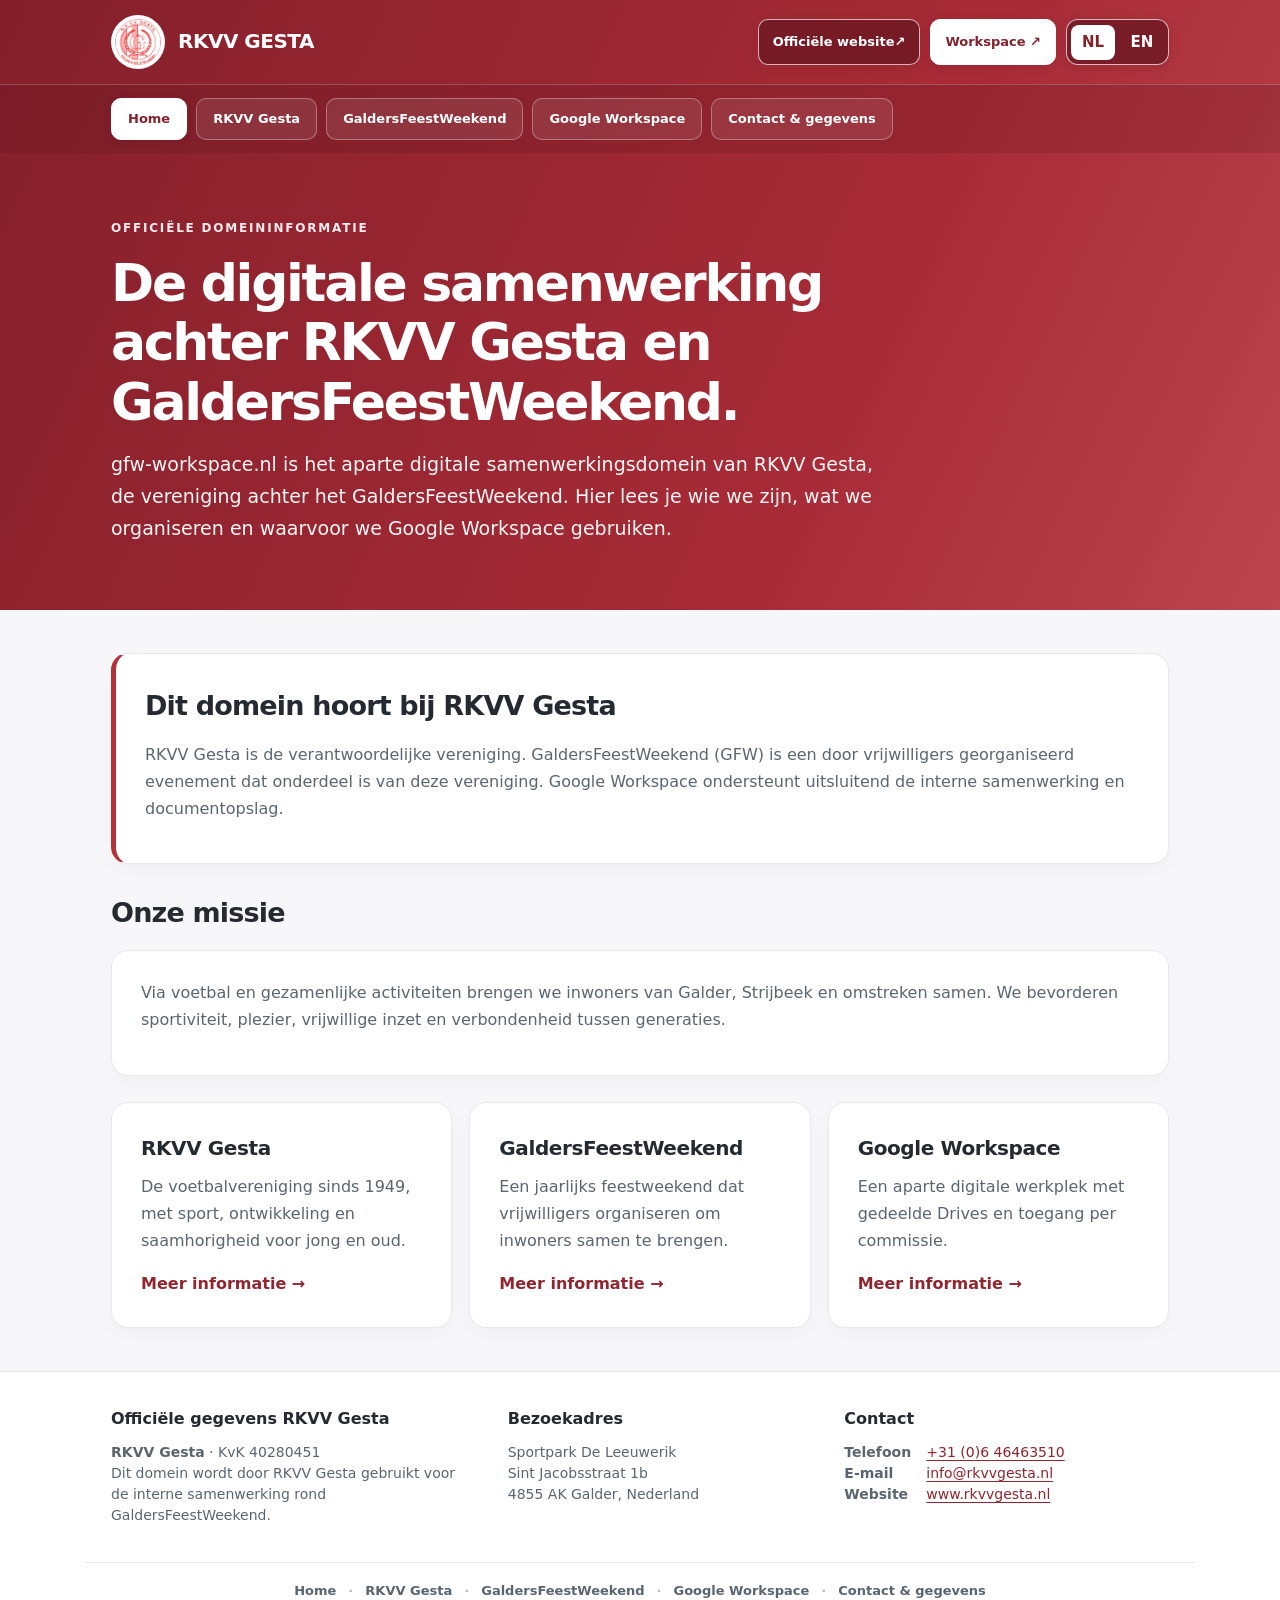
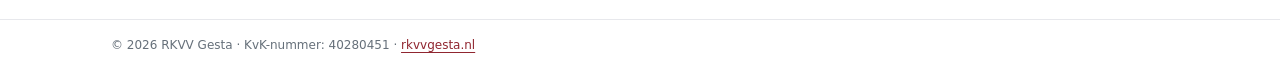
<file: index.html>
<!DOCTYPE html>

<html lang="nl"><head><meta charset="utf-8"/><meta content="width=device-width, initial-scale=1, viewport-fit=cover" name="viewport"/><meta content="#8f222d" name="theme-color"/><meta content="black-translucent" name="apple-mobile-web-app-status-bar-style"/><meta content="RKVV Gesta en GaldersFeestWeekend: organisatiegegevens, missie, activiteiten en de relatie met Google Workspace gfw-workspace.nl." name="description"/><meta content="index, follow" name="robots"/><link href="https://gfw-workspace.nl/" rel="canonical"/><link href="./assets/style.css" rel="stylesheet"/><title>Workspace - Home</title><link href="./gesta-logo.png" rel="icon" type="image/png"/><link href="./gesta-logo.png" rel="shortcut icon" type="image/png"/><link href="./apple-touch-icon.png" rel="apple-touch-icon" sizes="180x180"/><link href="./manifest.webmanifest" rel="manifest"/></head><body><header class="site-head"><div class="wrap mast"><a aria-label="RKVV Gesta – home" class="brand" href="./"><img alt="RKVV Gesta logo" src="./gesta-logo.png"/><strong>RKVV GESTA</strong></a><div class="top-actions"><a class="header-action header-action-outline" href="https://www.rkvvgesta.nl/" rel="noopener" target="_blank"><span data-i18n="official">Officiële website</span> ↗</a><a class="drive header-action header-action-primary" href="https://drive.google.com/drive/folders/0AMohY38H6QGlUk9PVA" rel="noopener" target="_blank">Workspace ↗</a><button aria-label="Switch language to English / Wissel naar Engels" class="lang lang-toggle" title="Wissel taal / Switch language" type="button"><span aria-hidden="true" class="lang-option" data-lang-label="nl">NL</span><span aria-hidden="true" class="lang-option" data-lang-label="en">EN</span></button></div></div><div class="nav-wrap"><nav aria-label="Hoofdnavigatie / Main navigation" class="wrap primary-nav"><a aria-current="page" href="./"><span data-i18n="nav_home">Home</span></a><a href="./rkvv-gesta/"><span data-i18n="nav_organisatie">RKVV Gesta</span></a><a href="./galdersfeestweekend/"><span data-i18n="nav_galdersfeestweekend">GaldersFeestWeekend</span></a><a href="./google-workspace/"><span data-i18n="nav_workspace">Google Workspace</span></a><a href="./contact/"><span data-i18n="nav_contact">Contact &amp; gegevens</span></a></nav></div><div class="wrap hero"><div class="kicker"><span data-i18n="home_kicker">OFFICIËLE DOMEININFORMATIE</span></div><h1><span data-i18n="home_title">De digitale samenwerking achter RKVV Gesta en GaldersFeestWeekend.</span></h1><p><span data-i18n="home_lead">gfw-workspace.nl is het aparte digitale samenwerkingsdomein van RKVV Gesta, de vereniging achter het GaldersFeestWeekend. Hier lees je wie we zijn, wat we organiseren en waarvoor we Google Workspace gebruiken.</span></p></div></header><main class="wrap content"><section class="section"><section class="panel emphasis"><h2><span data-i18n="home_intro">Dit domein hoort bij RKVV Gesta</span></h2><p><span data-i18n="home_intro_desc">RKVV Gesta is de verantwoordelijke vereniging. GaldersFeestWeekend (GFW) is een door vrijwilligers georganiseerd evenement dat onderdeel is van deze vereniging. Google Workspace ondersteunt uitsluitend de interne samenwerking en documentopslag.</span></p></section></section><section class="section"><h2><span data-i18n="home_mission">Onze missie</span></h2><div class="panel"><p><span data-i18n="home_mission_desc">Via voetbal en gezamenlijke activiteiten brengen we inwoners van Galder, Strijbeek en omstreken samen. We bevorderen sportiviteit, plezier, vrijwillige inzet en verbondenheid tussen generaties.</span></p></div></section><section class="section"><div class="grid3"><article class="card"><h3><span data-i18n="nav_organisatie">Over RKVV Gesta</span></h3><p><span data-i18n="home_gesta_desc">De voetbalvereniging sinds 1949, met sport, ontwikkeling en saamhorigheid voor jong en oud.</span></p><a class="more" href="./rkvv-gesta/"><span data-i18n="learn_more">Meer informatie</span> →</a></article><article class="card"><h3><span data-i18n="nav_galdersfeestweekend">Over GaldersFeestWeekend</span></h3><p><span data-i18n="home_gfw_desc">Een jaarlijks feestweekend dat vrijwilligers organiseren om inwoners samen te brengen.</span></p><a class="more" href="./galdersfeestweekend/"><span data-i18n="learn_more">Meer informatie</span> →</a></article><article class="card"><h3><span data-i18n="nav_workspace">Google Workspace</span></h3><p><span data-i18n="home_workspace_desc">Een aparte digitale werkplek met gedeelde Drives en toegang per commissie.</span></p><a class="more" href="./google-workspace/"><span data-i18n="learn_more">Meer informatie</span> →</a></article></div></section></main><footer class="site-footer"><div class="wrap footer-grid"><div><h2><span data-i18n="footer_title">Officiële gegevens RKVV Gesta</span></h2><p><strong>RKVV Gesta</strong> · KvK 40280451</p><p><span data-i18n="footer_note">Dit domein wordt door RKVV Gesta gebruikt voor de interne samenwerking rond GaldersFeestWeekend.</span></p></div><div><h3><span data-i18n="footer_address">Bezoekadres</span></h3><p>Sportpark De Leeuwerik<br/>Sint Jacobsstraat 1b<br/>4855 AK Galder, Nederland</p></div><div><h3>Contact</h3><dl class="footer-contact-list"><dt><span data-i18n="footer_tel">Telefoon</span></dt><dd><a href="tel:+31646463510">+31 (0)6 46463510</a></dd><dt><span data-i18n="footer_email">E-mail</span></dt><dd><a href="mailto:info@rkvvgesta.nl">info@rkvvgesta.nl</a></dd><dt><span data-i18n="footer_website">Website</span></dt><dd><a href="https://www.rkvvgesta.nl/" rel="noopener" target="_blank">www.rkvvgesta.nl</a></dd></dl></div></div><nav aria-label="Paginanavigatie / Page navigation" class="footer-page-nav wrap"><a href="/"><span data-i18n="nav_home">Home</span></a><span aria-hidden="true" class="footer-dot">·</span><a href="/rkvv-gesta/"><span data-i18n="nav_organisatie">RKVV Gesta</span></a><span aria-hidden="true" class="footer-dot">·</span><a href="/galdersfeestweekend/"><span data-i18n="nav_galdersfeestweekend">GaldersFeestWeekend</span></a><span aria-hidden="true" class="footer-dot">·</span><a href="/google-workspace/"><span data-i18n="nav_workspace">Google Workspace</span></a><span aria-hidden="true" class="footer-dot">·</span><a href="/contact/"><span data-i18n="nav_contact">Contact &amp; gegevens</span></a></nav><div class="footer-bottom"><div class="wrap">© 2026 RKVV Gesta · <span data-i18n="footer_chamber">KvK-nummer</span>: 40280451 · <a href="https://www.rkvvgesta.nl/">rkvvgesta.nl</a></div></div></footer><script defer="" src="./assets/site.js"></script></body></html>
</file>
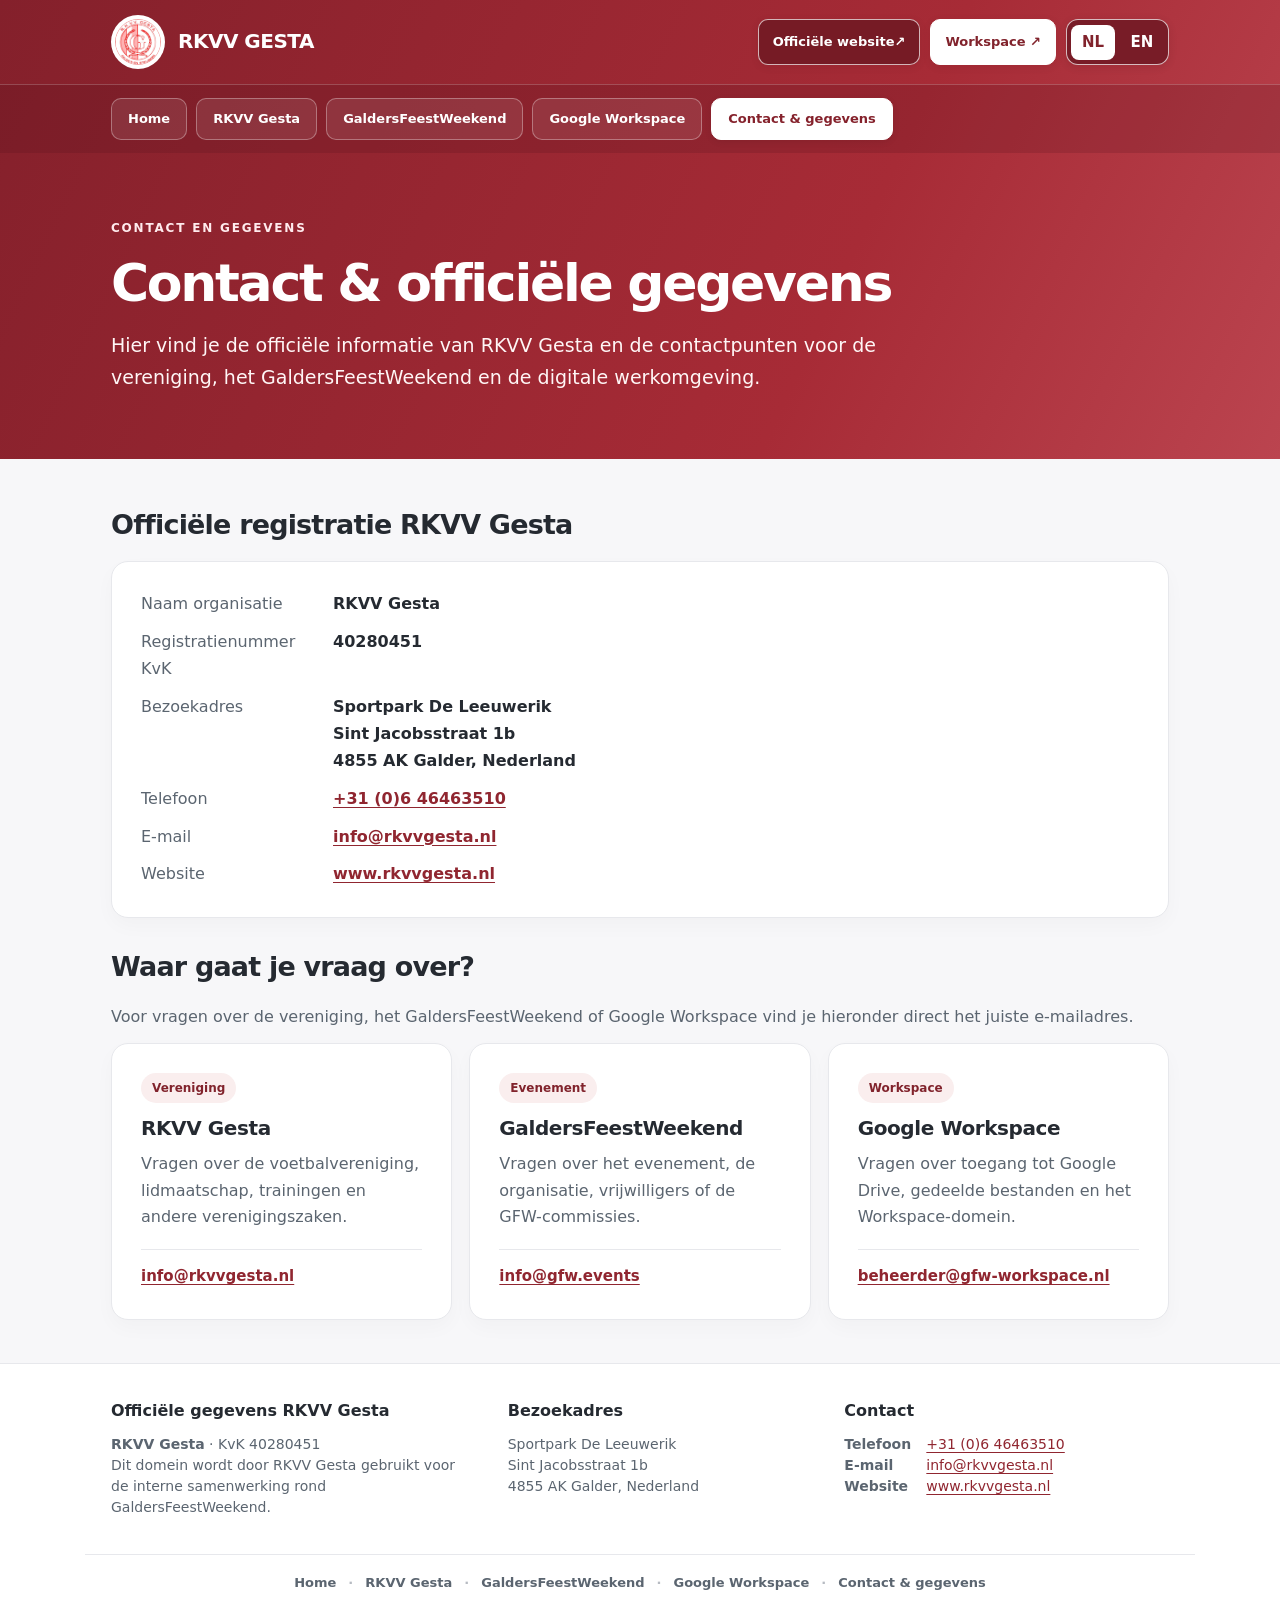
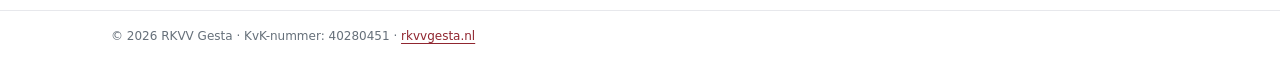
<file: contact/index.html>
<!DOCTYPE html>

<html lang="nl"><head><meta charset="utf-8"/><meta content="width=device-width, initial-scale=1, viewport-fit=cover" name="viewport"/><meta content="#8f222d" name="theme-color"/><meta content="black-translucent" name="apple-mobile-web-app-status-bar-style"/><meta content="RKVV Gesta en GaldersFeestWeekend: organisatiegegevens, missie, activiteiten en de relatie met Google Workspace gfw-workspace.nl." name="description"/><meta content="index, follow" name="robots"/><link href="https://gfw-workspace.nl/contact/" rel="canonical"/><link href="../assets/style.css" rel="stylesheet"/><title>Workspace - Contact &amp; gegevens</title><link href="../gesta-logo.png" rel="icon" type="image/png"/><link href="../gesta-logo.png" rel="shortcut icon" type="image/png"/><link href="../apple-touch-icon.png" rel="apple-touch-icon" sizes="180x180"/><link href="../manifest.webmanifest" rel="manifest"/></head><body><header class="site-head"><div class="wrap mast"><a aria-label="RKVV Gesta – home" class="brand" href="../"><img alt="RKVV Gesta logo" src="../gesta-logo.png"/><strong>RKVV GESTA</strong></a><div class="top-actions"><a class="header-action header-action-outline" href="https://www.rkvvgesta.nl/" rel="noopener" target="_blank"><span data-i18n="official">Officiële website</span> ↗</a><a class="drive header-action header-action-primary" href="https://drive.google.com/drive/folders/0AMohY38H6QGlUk9PVA" rel="noopener" target="_blank">Workspace ↗</a><button aria-label="Switch language to English / Wissel naar Engels" class="lang lang-toggle" title="Wissel taal / Switch language" type="button"><span aria-hidden="true" class="lang-option" data-lang-label="nl">NL</span><span aria-hidden="true" class="lang-option" data-lang-label="en">EN</span></button></div></div><div class="nav-wrap"><nav aria-label="Hoofdnavigatie / Main navigation" class="wrap primary-nav"><a href="../"><span data-i18n="nav_home">Home</span></a><a href="../rkvv-gesta/"><span data-i18n="nav_organisatie">RKVV Gesta</span></a><a href="../galdersfeestweekend/"><span data-i18n="nav_galdersfeestweekend">GaldersFeestWeekend</span></a><a href="../google-workspace/"><span data-i18n="nav_workspace">Google Workspace</span></a><a aria-current="page" href="../contact/"><span data-i18n="nav_contact">Contact &amp; gegevens</span></a></nav></div><div class="wrap hero"><div class="kicker"><span data-i18n="contact_kicker">CONTACT EN GEGEVENS</span></div><h1><span data-i18n="contact_title">Contact &amp; officiële gegevens</span></h1><p><span data-i18n="contact_lead">Hier vind je de officiële informatie van RKVV Gesta en de contactpunten voor de vereniging, het GaldersFeestWeekend en de digitale werkomgeving.</span></p></div></header><main class="wrap content"><section class="section"><h2><span data-i18n="contact_official">Officiële registratie RKVV Gesta</span></h2><div class="panel"><dl class="detail-list"><dt><span data-i18n="contact_name">Naam organisatie</span></dt><dd>RKVV Gesta</dd><dt><span data-i18n="contact_registration">Registratienummer KvK</span></dt><dd>40280451</dd><dt><span data-i18n="contact_address">Bezoekadres</span></dt><dd>Sportpark De Leeuwerik<br/>Sint Jacobsstraat 1b<br/>4855 AK Galder, Nederland</dd><dt><span data-i18n="footer_tel">Telefoon</span></dt><dd><a href="tel:+31646463510">+31 (0)6 46463510</a></dd><dt>E-mail</dt><dd><a href="mailto:info@rkvvgesta.nl">info@rkvvgesta.nl</a></dd><dt>Website</dt><dd><a href="https://www.rkvvgesta.nl/">www.rkvvgesta.nl</a></dd></dl></div></section><section class="section"><h2><span data-i18n="contact_questions">Waar gaat je vraag over?</span></h2><p><span data-i18n="contact_questions_intro">Voor vragen over de vereniging, het GaldersFeestWeekend of Google Workspace vind je hieronder direct het juiste e-mailadres.</span></p><div class="grid3 contact-grid"><article class="card contact-card"><span class="tag"><span data-i18n="contact_club_tag">Vereniging</span></span><h3><span data-i18n="contact_club">RKVV Gesta</span></h3><p><span data-i18n="contact_club_desc">Vragen over de voetbalvereniging, lidmaatschap, trainingen en andere verenigingszaken.</span></p><p class="contact-email"><a href="mailto:info@rkvvgesta.nl">info@rkvvgesta.nl</a></p></article><article class="card contact-card"><span class="tag"><span data-i18n="contact_event_tag">Evenement</span></span><h3><span data-i18n="contact_event">GaldersFeestWeekend</span></h3><p><span data-i18n="contact_event_desc">Vragen over het evenement, de organisatie, vrijwilligers of de GFW-commissies.</span></p><p class="contact-email"><a href="mailto:info@gfw.events">info@gfw.events</a></p></article><article class="card contact-card"><span class="tag"><span data-i18n="contact_digital_tag">Workspace</span></span><h3><span data-i18n="contact_digital">Google Workspace</span></h3><p><span data-i18n="contact_digital_desc">Vragen over toegang tot Google Drive, gedeelde bestanden en het Workspace-domein.</span></p><p class="contact-email"><a href="mailto:beheerder@gfw-workspace.nl">beheerder@gfw-workspace.nl</a></p></article></div></section></main><footer class="site-footer"><div class="wrap footer-grid"><div><h2><span data-i18n="footer_title">Officiële gegevens RKVV Gesta</span></h2><p><strong>RKVV Gesta</strong> · KvK 40280451</p><p><span data-i18n="footer_note">Dit domein wordt door RKVV Gesta gebruikt voor de interne samenwerking rond GaldersFeestWeekend.</span></p></div><div><h3><span data-i18n="footer_address">Bezoekadres</span></h3><p>Sportpark De Leeuwerik<br/>Sint Jacobsstraat 1b<br/>4855 AK Galder, Nederland</p></div><div><h3>Contact</h3><dl class="footer-contact-list"><dt><span data-i18n="footer_tel">Telefoon</span></dt><dd><a href="tel:+31646463510">+31 (0)6 46463510</a></dd><dt><span data-i18n="footer_email">E-mail</span></dt><dd><a href="mailto:info@rkvvgesta.nl">info@rkvvgesta.nl</a></dd><dt><span data-i18n="footer_website">Website</span></dt><dd><a href="https://www.rkvvgesta.nl/" rel="noopener" target="_blank">www.rkvvgesta.nl</a></dd></dl></div></div><nav aria-label="Paginanavigatie / Page navigation" class="footer-page-nav wrap"><a href="/"><span data-i18n="nav_home">Home</span></a><span aria-hidden="true" class="footer-dot">·</span><a href="/rkvv-gesta/"><span data-i18n="nav_organisatie">RKVV Gesta</span></a><span aria-hidden="true" class="footer-dot">·</span><a href="/galdersfeestweekend/"><span data-i18n="nav_galdersfeestweekend">GaldersFeestWeekend</span></a><span aria-hidden="true" class="footer-dot">·</span><a href="/google-workspace/"><span data-i18n="nav_workspace">Google Workspace</span></a><span aria-hidden="true" class="footer-dot">·</span><a href="/contact/"><span data-i18n="nav_contact">Contact &amp; gegevens</span></a></nav><div class="footer-bottom"><div class="wrap">© 2026 RKVV Gesta · <span data-i18n="footer_chamber">KvK-nummer</span>: 40280451 · <a href="https://www.rkvvgesta.nl/">rkvvgesta.nl</a></div></div></footer><script defer="" src="../assets/site.js"></script></body></html>
</file>
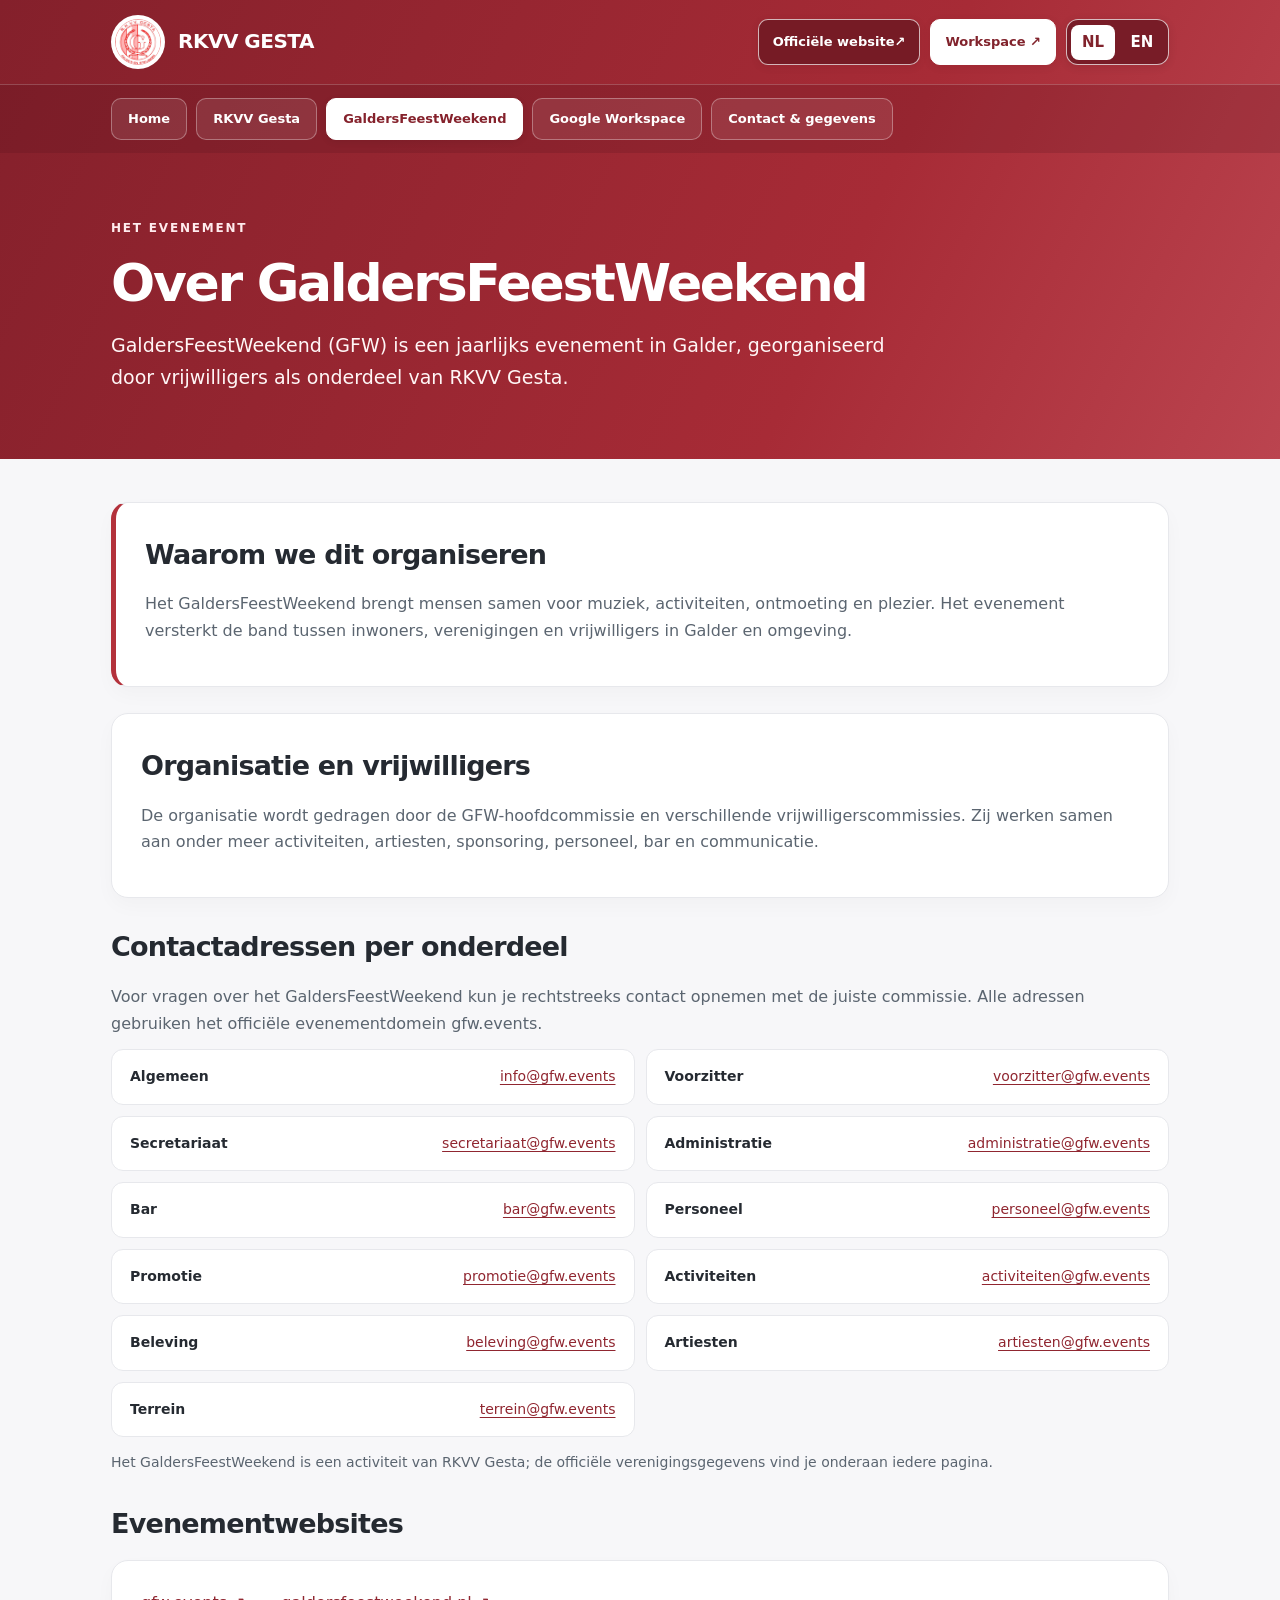
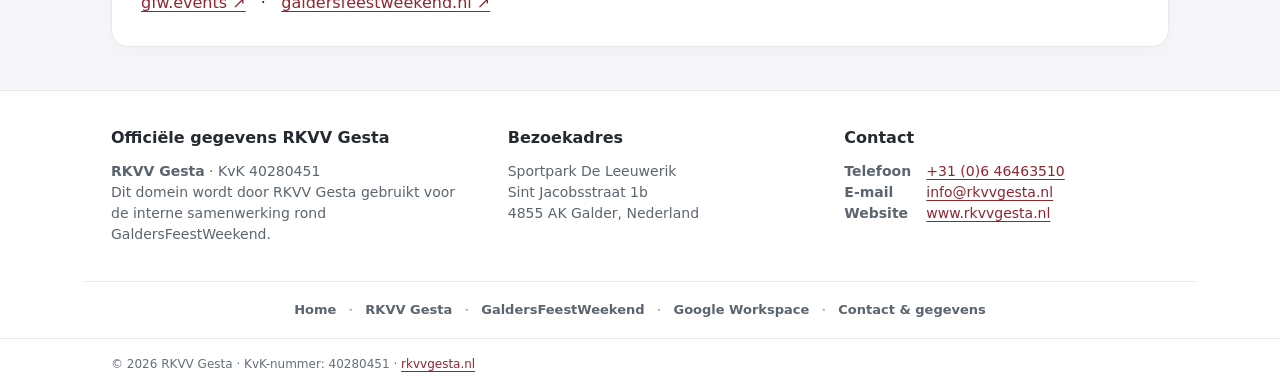
<file: galdersfeestweekend/index.html>
<!DOCTYPE html>

<html lang="nl"><head><meta charset="utf-8"/><meta content="width=device-width, initial-scale=1, viewport-fit=cover" name="viewport"/><meta content="#8f222d" name="theme-color"/><meta content="black-translucent" name="apple-mobile-web-app-status-bar-style"/><meta content="RKVV Gesta en GaldersFeestWeekend: organisatiegegevens, missie, activiteiten en de relatie met Google Workspace gfw-workspace.nl." name="description"/><meta content="index, follow" name="robots"/><link href="https://gfw-workspace.nl/galdersfeestweekend/" rel="canonical"/><link href="../assets/style.css" rel="stylesheet"/><title>Workspace - GaldersFeestWeekend</title><link href="../gesta-logo.png" rel="icon" type="image/png"/><link href="../gesta-logo.png" rel="shortcut icon" type="image/png"/><link href="../apple-touch-icon.png" rel="apple-touch-icon" sizes="180x180"/><link href="../manifest.webmanifest" rel="manifest"/></head><body><header class="site-head"><div class="wrap mast"><a aria-label="RKVV Gesta – home" class="brand" href="../"><img alt="RKVV Gesta logo" src="../gesta-logo.png"/><strong>RKVV GESTA</strong></a><div class="top-actions"><a class="header-action header-action-outline" href="https://www.rkvvgesta.nl/" rel="noopener" target="_blank"><span data-i18n="official">Officiële website</span> ↗</a><a class="drive header-action header-action-primary" href="https://drive.google.com/drive/folders/0AMohY38H6QGlUk9PVA" rel="noopener" target="_blank">Workspace ↗</a><button aria-label="Switch language to English / Wissel naar Engels" class="lang lang-toggle" title="Wissel taal / Switch language" type="button"><span aria-hidden="true" class="lang-option" data-lang-label="nl">NL</span><span aria-hidden="true" class="lang-option" data-lang-label="en">EN</span></button></div></div><div class="nav-wrap"><nav aria-label="Hoofdnavigatie / Main navigation" class="wrap primary-nav"><a href="../"><span data-i18n="nav_home">Home</span></a><a href="../rkvv-gesta/"><span data-i18n="nav_organisatie">RKVV Gesta</span></a><a aria-current="page" href="../galdersfeestweekend/"><span data-i18n="nav_galdersfeestweekend">GaldersFeestWeekend</span></a><a href="../google-workspace/"><span data-i18n="nav_workspace">Google Workspace</span></a><a href="../contact/"><span data-i18n="nav_contact">Contact &amp; gegevens</span></a></nav></div><div class="wrap hero"><div class="kicker"><span data-i18n="gfw_kicker">HET EVENEMENT</span></div><h1><span data-i18n="gfw_title">Over GaldersFeestWeekend</span></h1><p><span data-i18n="gfw_lead">GaldersFeestWeekend (GFW) is een jaarlijks evenement in Galder, georganiseerd door vrijwilligers als onderdeel van RKVV Gesta.</span></p></div></header><main class="wrap content"><section class="section"><section class="panel emphasis"><h2><span data-i18n="gfw_goal">Waarom we dit organiseren</span></h2><p><span data-i18n="gfw_goal_desc">Het GaldersFeestWeekend brengt mensen samen voor muziek, activiteiten, ontmoeting en plezier. Het evenement versterkt de band tussen inwoners, verenigingen en vrijwilligers in Galder en omgeving.</span></p></section></section><section class="section"><section class="panel"><h2><span data-i18n="gfw_organize">Organisatie en vrijwilligers</span></h2><p><span data-i18n="gfw_organize_desc">De organisatie wordt gedragen door de GFW-hoofdcommissie en verschillende vrijwilligerscommissies. Zij werken samen aan onder meer activiteiten, artiesten, sponsoring, personeel, bar en communicatie.</span></p></section></section><section class="section"><h2><span data-i18n="gfw_contacts">Contactadressen per onderdeel</span></h2><p><span data-i18n="gfw_contact_intro">Voor vragen over het GaldersFeestWeekend kun je rechtstreeks contact opnemen met de juiste commissie. Alle adressen gebruiken het officiële evenementdomein gfw.events.</span></p><div class="email-grid"><div class="email-cell"><strong><span data-i18n="email_info">Algemeen</span></strong><a href="mailto:info@gfw.events">info@gfw.events</a></div><div class="email-cell"><strong><span data-i18n="email_chair">Voorzitter</span></strong><a href="mailto:voorzitter@gfw.events">voorzitter@gfw.events</a></div><div class="email-cell"><strong><span data-i18n="email_secretary">Secretariaat</span></strong><a href="mailto:secretariaat@gfw.events">secretariaat@gfw.events</a></div><div class="email-cell"><strong><span data-i18n="email_admin">Administratie</span></strong><a href="mailto:administratie@gfw.events">administratie@gfw.events</a></div><div class="email-cell"><strong><span data-i18n="email_bar">Bar</span></strong><a href="mailto:bar@gfw.events">bar@gfw.events</a></div><div class="email-cell"><strong><span data-i18n="email_staff">Personeel</span></strong><a href="mailto:personeel@gfw.events">personeel@gfw.events</a></div><div class="email-cell"><strong><span data-i18n="email_sponsor">Promotie</span></strong><a href="mailto:promotie@gfw.events">promotie@gfw.events</a></div><div class="email-cell"><strong><span data-i18n="email_activities">Activiteiten</span></strong><a href="mailto:activiteiten@gfw.events">activiteiten@gfw.events</a></div><div class="email-cell"><strong><span data-i18n="email_experience">Beleving</span></strong><a href="mailto:beleving@gfw.events">beleving@gfw.events</a></div><div class="email-cell"><strong><span data-i18n="email_artists">Artiesten</span></strong><a href="mailto:artiesten@gfw.events">artiesten@gfw.events</a></div><div class="email-cell"><strong><span data-i18n="email_marketing">Terrein</span></strong><a href="mailto:terrein@gfw.events">terrein@gfw.events</a></div></div><p class="small-note" style="margin-top:14px"><span data-i18n="gfw_note">Het GaldersFeestWeekend is een activiteit van RKVV Gesta; de officiële verenigingsgegevens vind je onderaan iedere pagina.</span></p></section><section class="section"><h2><span data-i18n="gfw_official">Evenementwebsites</span></h2><div class="panel"><a href="https://gfw.events/" rel="noopener" target="_blank">gfw.events ↗</a>   ·   <a href="https://galdersfeestweekend.nl/" rel="noopener" target="_blank">galdersfeestweekend.nl ↗</a></div></section></main><footer class="site-footer"><div class="wrap footer-grid"><div><h2><span data-i18n="footer_title">Officiële gegevens RKVV Gesta</span></h2><p><strong>RKVV Gesta</strong> · KvK 40280451</p><p><span data-i18n="footer_note">Dit domein wordt door RKVV Gesta gebruikt voor de interne samenwerking rond GaldersFeestWeekend.</span></p></div><div><h3><span data-i18n="footer_address">Bezoekadres</span></h3><p>Sportpark De Leeuwerik<br/>Sint Jacobsstraat 1b<br/>4855 AK Galder, Nederland</p></div><div><h3>Contact</h3><dl class="footer-contact-list"><dt><span data-i18n="footer_tel">Telefoon</span></dt><dd><a href="tel:+31646463510">+31 (0)6 46463510</a></dd><dt><span data-i18n="footer_email">E-mail</span></dt><dd><a href="mailto:info@rkvvgesta.nl">info@rkvvgesta.nl</a></dd><dt><span data-i18n="footer_website">Website</span></dt><dd><a href="https://www.rkvvgesta.nl/" rel="noopener" target="_blank">www.rkvvgesta.nl</a></dd></dl></div></div><nav aria-label="Paginanavigatie / Page navigation" class="footer-page-nav wrap"><a href="/"><span data-i18n="nav_home">Home</span></a><span aria-hidden="true" class="footer-dot">·</span><a href="/rkvv-gesta/"><span data-i18n="nav_organisatie">RKVV Gesta</span></a><span aria-hidden="true" class="footer-dot">·</span><a href="/galdersfeestweekend/"><span data-i18n="nav_galdersfeestweekend">GaldersFeestWeekend</span></a><span aria-hidden="true" class="footer-dot">·</span><a href="/google-workspace/"><span data-i18n="nav_workspace">Google Workspace</span></a><span aria-hidden="true" class="footer-dot">·</span><a href="/contact/"><span data-i18n="nav_contact">Contact &amp; gegevens</span></a></nav><div class="footer-bottom"><div class="wrap">© 2026 RKVV Gesta · <span data-i18n="footer_chamber">KvK-nummer</span>: 40280451 · <a href="https://www.rkvvgesta.nl/">rkvvgesta.nl</a></div></div></footer><script defer="" src="../assets/site.js"></script></body></html>
</file>
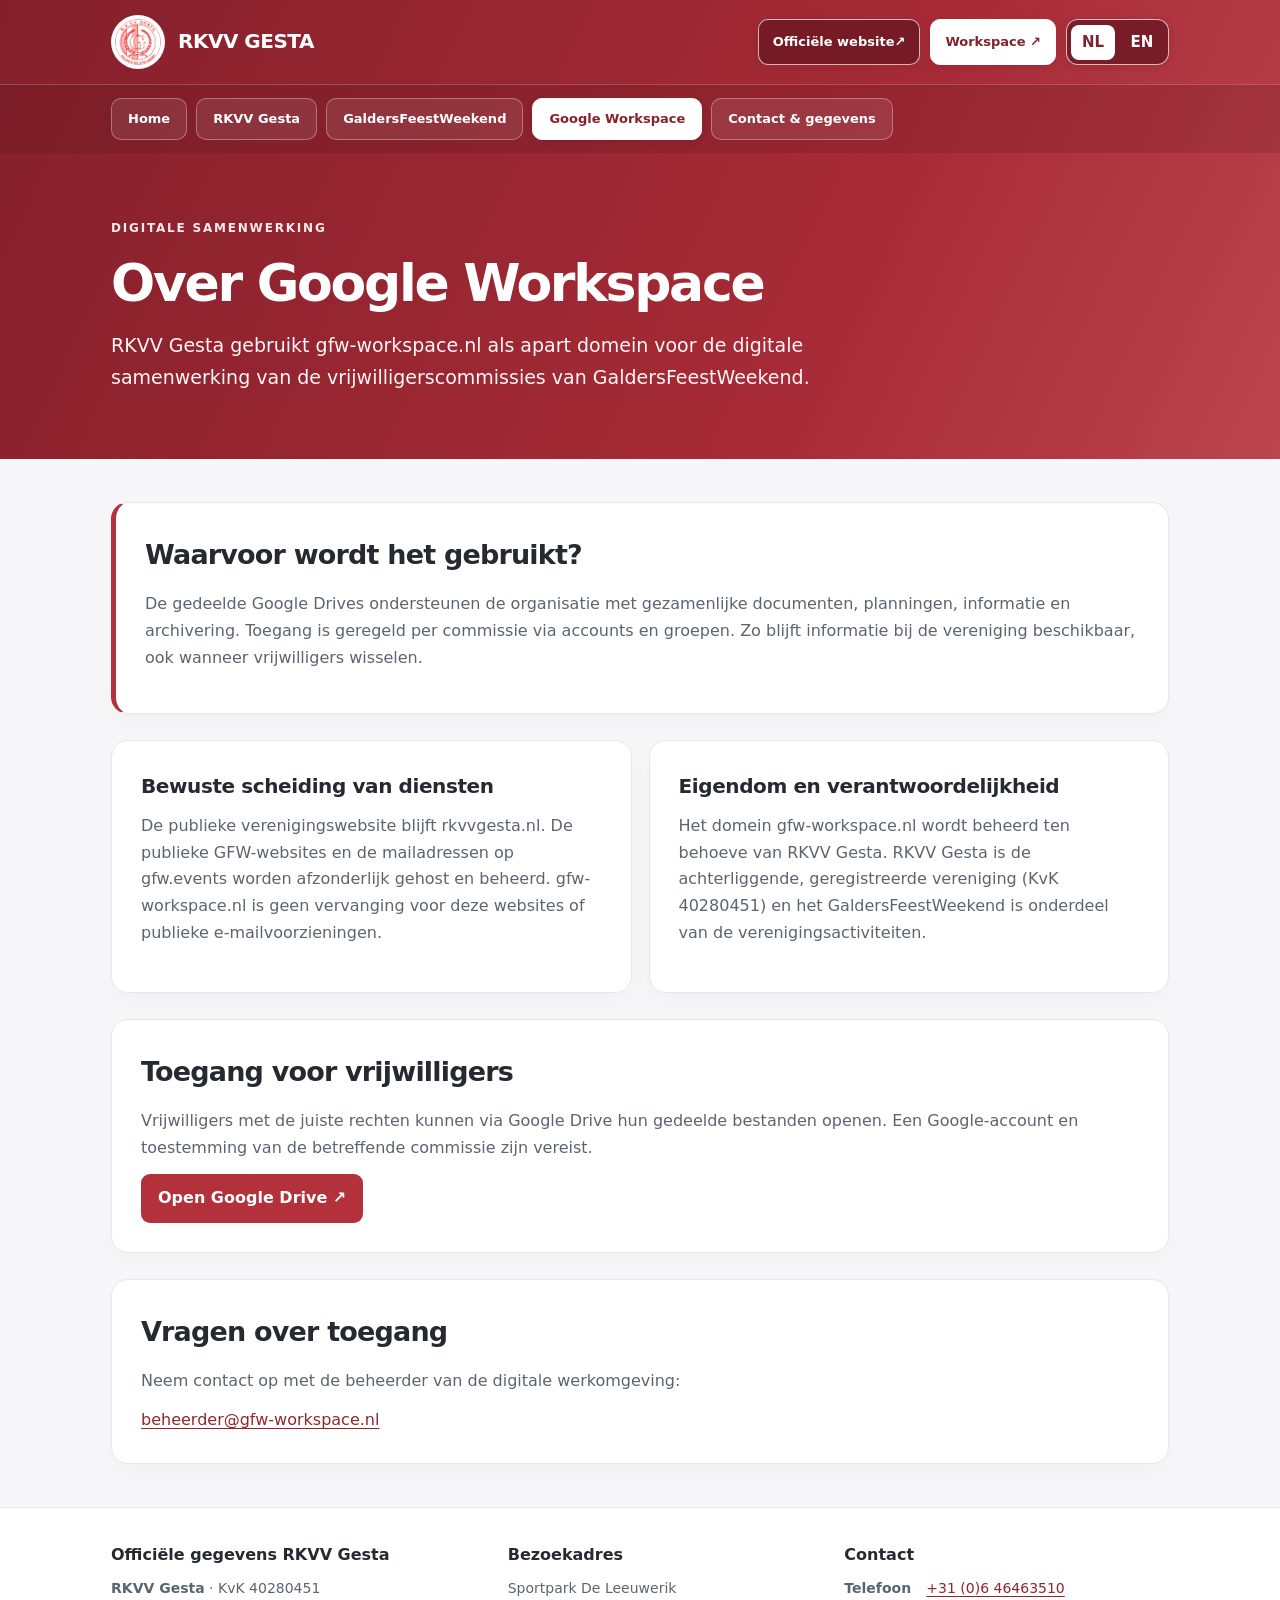
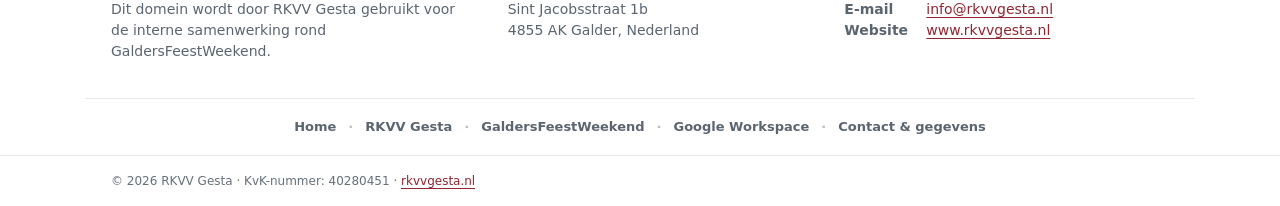
<file: google-workspace/index.html>
<!DOCTYPE html>

<html lang="nl"><head><meta charset="utf-8"/><meta content="width=device-width, initial-scale=1, viewport-fit=cover" name="viewport"/><meta content="#8f222d" name="theme-color"/><meta content="black-translucent" name="apple-mobile-web-app-status-bar-style"/><meta content="RKVV Gesta en GaldersFeestWeekend: organisatiegegevens, missie, activiteiten en de relatie met Google Workspace gfw-workspace.nl." name="description"/><meta content="index, follow" name="robots"/><link href="https://gfw-workspace.nl/google-workspace/" rel="canonical"/><link href="../assets/style.css" rel="stylesheet"/><title>Workspace - Google Workspace</title><link href="../gesta-logo.png" rel="icon" type="image/png"/><link href="../gesta-logo.png" rel="shortcut icon" type="image/png"/><link href="../apple-touch-icon.png" rel="apple-touch-icon" sizes="180x180"/><link href="../manifest.webmanifest" rel="manifest"/></head><body><header class="site-head"><div class="wrap mast"><a aria-label="RKVV Gesta – home" class="brand" href="../"><img alt="RKVV Gesta logo" src="../gesta-logo.png"/><strong>RKVV GESTA</strong></a><div class="top-actions"><a class="header-action header-action-outline" href="https://www.rkvvgesta.nl/" rel="noopener" target="_blank"><span data-i18n="official">Officiële website</span> ↗</a><a class="drive header-action header-action-primary" href="https://drive.google.com/drive/folders/0AMohY38H6QGlUk9PVA" rel="noopener" target="_blank">Workspace ↗</a><button aria-label="Switch language to English / Wissel naar Engels" class="lang lang-toggle" title="Wissel taal / Switch language" type="button"><span aria-hidden="true" class="lang-option" data-lang-label="nl">NL</span><span aria-hidden="true" class="lang-option" data-lang-label="en">EN</span></button></div></div><div class="nav-wrap"><nav aria-label="Hoofdnavigatie / Main navigation" class="wrap primary-nav"><a href="../"><span data-i18n="nav_home">Home</span></a><a href="../rkvv-gesta/"><span data-i18n="nav_organisatie">RKVV Gesta</span></a><a href="../galdersfeestweekend/"><span data-i18n="nav_galdersfeestweekend">GaldersFeestWeekend</span></a><a aria-current="page" href="../google-workspace/"><span data-i18n="nav_workspace">Google Workspace</span></a><a href="../contact/"><span data-i18n="nav_contact">Contact &amp; gegevens</span></a></nav></div><div class="wrap hero"><div class="kicker"><span data-i18n="ws_kicker">DIGITALE SAMENWERKING</span></div><h1><span data-i18n="ws_title">Over Google Workspace</span></h1><p><span data-i18n="ws_lead">RKVV Gesta gebruikt gfw-workspace.nl als apart domein voor de digitale samenwerking van de vrijwilligerscommissies van GaldersFeestWeekend.</span></p></div></header><main class="wrap content"><section class="section"><section class="panel emphasis"><h2><span data-i18n="ws_why">Waarvoor wordt het gebruikt?</span></h2><p><span data-i18n="ws_why_desc">De gedeelde Google Drives ondersteunen de organisatie met gezamenlijke documenten, planningen, informatie en archivering. Toegang is geregeld per commissie via accounts en groepen. Zo blijft informatie bij de vereniging beschikbaar, ook wanneer vrijwilligers wisselen.</span></p></section></section><section class="section"><div class="grid2"><article class="card"><h3><span data-i18n="ws_separation">Bewuste scheiding van diensten</span></h3><p><span data-i18n="ws_separation_desc">De publieke verenigingswebsite blijft rkvvgesta.nl. De publieke GFW-websites en de mailadressen op gfw.events worden afzonderlijk gehost en beheerd. gfw-workspace.nl is geen vervanging voor deze websites of publieke e-mailvoorzieningen.</span></p></article><article class="card"><h3><span data-i18n="ws_domain">Eigendom en verantwoordelijkheid</span></h3><p><span data-i18n="ws_domain_desc">Het domein gfw-workspace.nl wordt beheerd ten behoeve van RKVV Gesta. RKVV Gesta is de achterliggende, geregistreerde vereniging (KvK 40280451) en het GaldersFeestWeekend is onderdeel van de verenigingsactiviteiten.</span></p></article></div></section><section class="section"><section class="panel"><h2><span data-i18n="ws_access">Toegang voor vrijwilligers</span></h2><p><span data-i18n="ws_access_desc">Vrijwilligers met de juiste rechten kunnen via Google Drive hun gedeelde bestanden openen. Een Google-account en toestemming van de betreffende commissie zijn vereist.</span></p><a class="button" href="https://drive.google.com/drive/folders/0AMohY38H6QGlUk9PVA" rel="noopener noreferrer" target="_blank"><span data-i18n="ws_button">Open Google Drive</span> ↗</a></section></section><section class="section"><section class="panel"><h2><span data-i18n="ws_admin">Vragen over toegang</span></h2><p><span data-i18n="ws_admin_desc">Neem contact op met de beheerder van de digitale werkomgeving:</span></p><a href="mailto:beheerder@gfw-workspace.nl">beheerder@gfw-workspace.nl</a></section></section></main><footer class="site-footer"><div class="wrap footer-grid"><div><h2><span data-i18n="footer_title">Officiële gegevens RKVV Gesta</span></h2><p><strong>RKVV Gesta</strong> · KvK 40280451</p><p><span data-i18n="footer_note">Dit domein wordt door RKVV Gesta gebruikt voor de interne samenwerking rond GaldersFeestWeekend.</span></p></div><div><h3><span data-i18n="footer_address">Bezoekadres</span></h3><p>Sportpark De Leeuwerik<br/>Sint Jacobsstraat 1b<br/>4855 AK Galder, Nederland</p></div><div><h3>Contact</h3><dl class="footer-contact-list"><dt><span data-i18n="footer_tel">Telefoon</span></dt><dd><a href="tel:+31646463510">+31 (0)6 46463510</a></dd><dt><span data-i18n="footer_email">E-mail</span></dt><dd><a href="mailto:info@rkvvgesta.nl">info@rkvvgesta.nl</a></dd><dt><span data-i18n="footer_website">Website</span></dt><dd><a href="https://www.rkvvgesta.nl/" rel="noopener" target="_blank">www.rkvvgesta.nl</a></dd></dl></div></div><nav aria-label="Paginanavigatie / Page navigation" class="footer-page-nav wrap"><a href="/"><span data-i18n="nav_home">Home</span></a><span aria-hidden="true" class="footer-dot">·</span><a href="/rkvv-gesta/"><span data-i18n="nav_organisatie">RKVV Gesta</span></a><span aria-hidden="true" class="footer-dot">·</span><a href="/galdersfeestweekend/"><span data-i18n="nav_galdersfeestweekend">GaldersFeestWeekend</span></a><span aria-hidden="true" class="footer-dot">·</span><a href="/google-workspace/"><span data-i18n="nav_workspace">Google Workspace</span></a><span aria-hidden="true" class="footer-dot">·</span><a href="/contact/"><span data-i18n="nav_contact">Contact &amp; gegevens</span></a></nav><div class="footer-bottom"><div class="wrap">© 2026 RKVV Gesta · <span data-i18n="footer_chamber">KvK-nummer</span>: 40280451 · <a href="https://www.rkvvgesta.nl/">rkvvgesta.nl</a></div></div></footer><script defer="" src="../assets/site.js"></script></body></html>
</file>
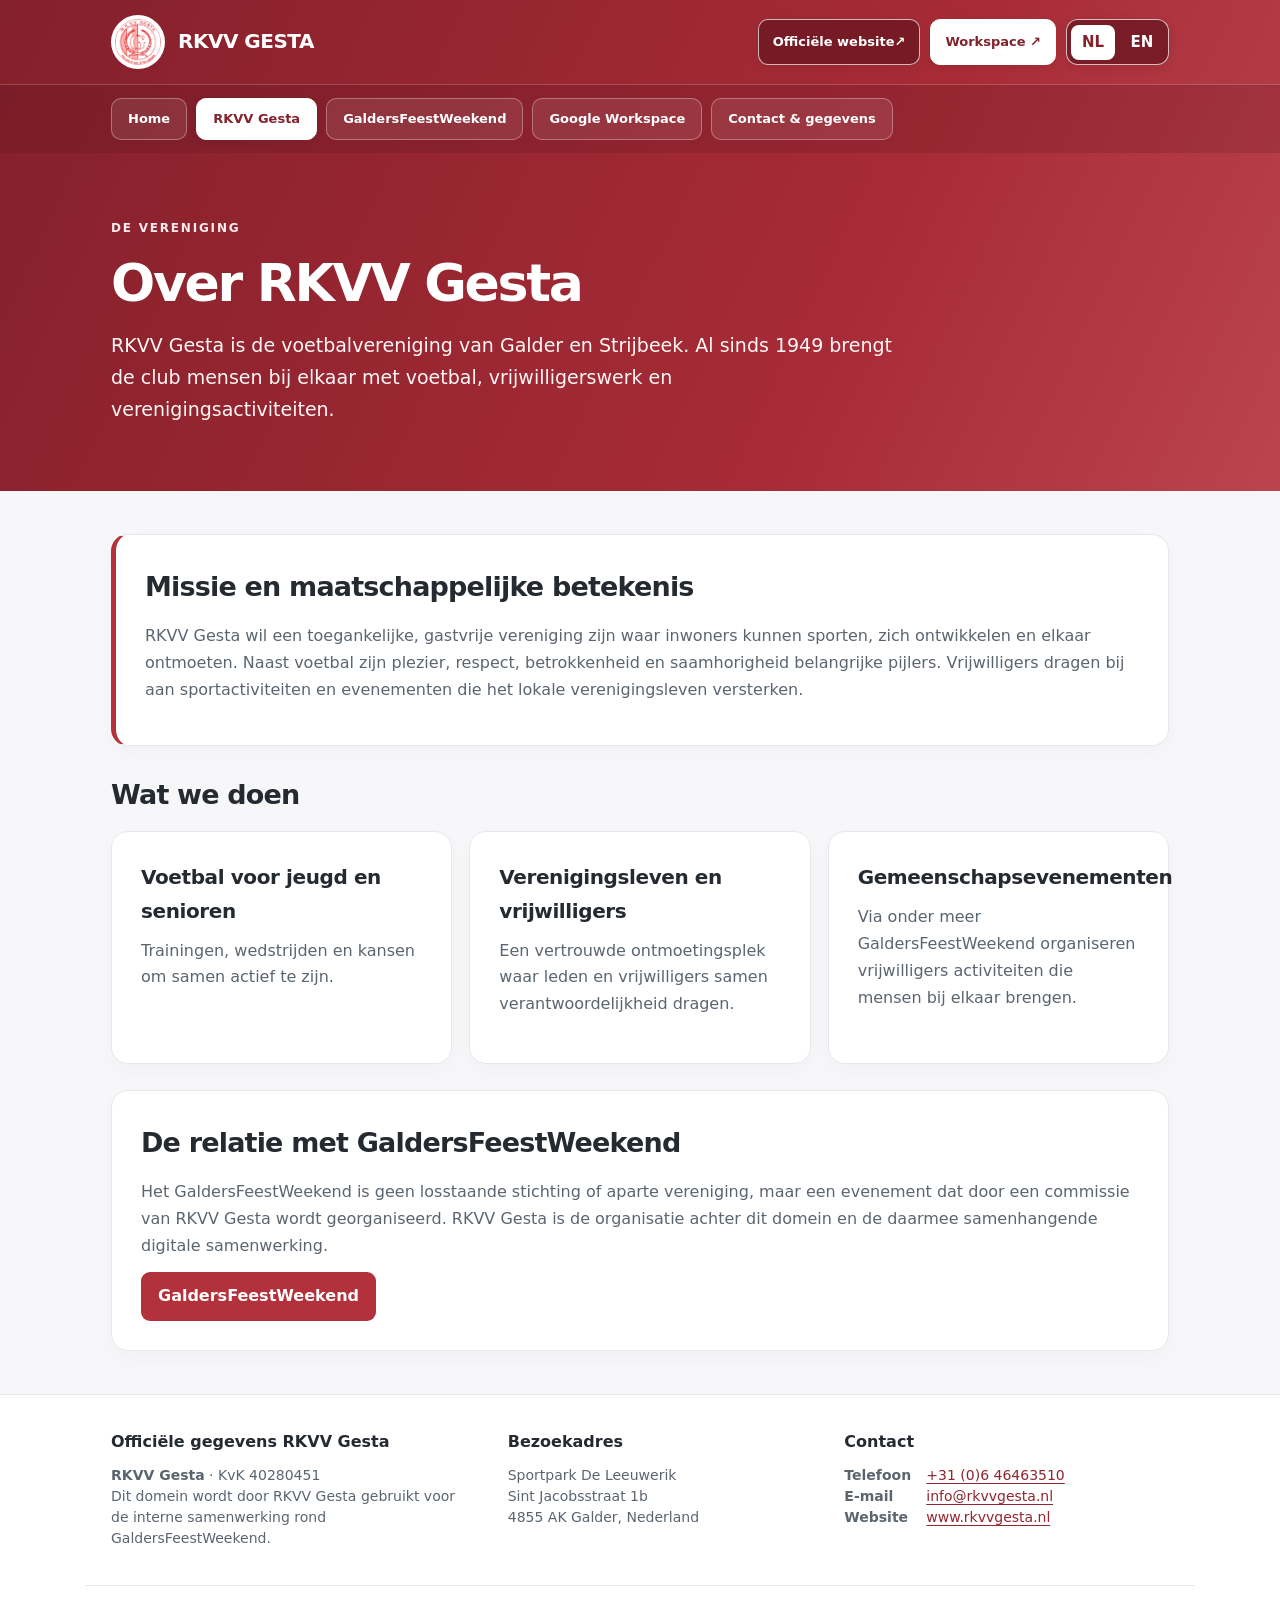
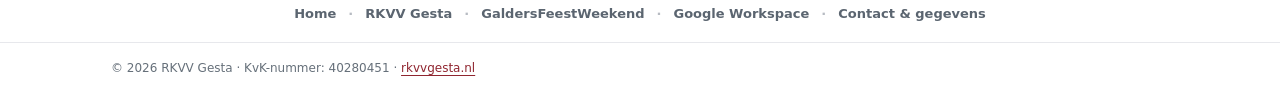
<file: rkvv-gesta/index.html>
<!DOCTYPE html>

<html lang="nl"><head><meta charset="utf-8"/><meta content="width=device-width, initial-scale=1, viewport-fit=cover" name="viewport"/><meta content="#8f222d" name="theme-color"/><meta content="black-translucent" name="apple-mobile-web-app-status-bar-style"/><meta content="RKVV Gesta en GaldersFeestWeekend: organisatiegegevens, missie, activiteiten en de relatie met Google Workspace gfw-workspace.nl." name="description"/><meta content="index, follow" name="robots"/><link href="https://gfw-workspace.nl/rkvv-gesta/" rel="canonical"/><link href="../assets/style.css" rel="stylesheet"/><title>Workspace - RKVV Gesta</title><link href="../gesta-logo.png" rel="icon" type="image/png"/><link href="../gesta-logo.png" rel="shortcut icon" type="image/png"/><link href="../apple-touch-icon.png" rel="apple-touch-icon" sizes="180x180"/><link href="../manifest.webmanifest" rel="manifest"/></head><body><header class="site-head"><div class="wrap mast"><a aria-label="RKVV Gesta – home" class="brand" href="../"><img alt="RKVV Gesta logo" src="../gesta-logo.png"/><strong>RKVV GESTA</strong></a><div class="top-actions"><a class="header-action header-action-outline" href="https://www.rkvvgesta.nl/" rel="noopener" target="_blank"><span data-i18n="official">Officiële website</span> ↗</a><a class="drive header-action header-action-primary" href="https://drive.google.com/drive/folders/0AMohY38H6QGlUk9PVA" rel="noopener" target="_blank">Workspace ↗</a><button aria-label="Switch language to English / Wissel naar Engels" class="lang lang-toggle" title="Wissel taal / Switch language" type="button"><span aria-hidden="true" class="lang-option" data-lang-label="nl">NL</span><span aria-hidden="true" class="lang-option" data-lang-label="en">EN</span></button></div></div><div class="nav-wrap"><nav aria-label="Hoofdnavigatie / Main navigation" class="wrap primary-nav"><a href="../"><span data-i18n="nav_home">Home</span></a><a aria-current="page" href="../rkvv-gesta/"><span data-i18n="nav_organisatie">RKVV Gesta</span></a><a href="../galdersfeestweekend/"><span data-i18n="nav_galdersfeestweekend">GaldersFeestWeekend</span></a><a href="../google-workspace/"><span data-i18n="nav_workspace">Google Workspace</span></a><a href="../contact/"><span data-i18n="nav_contact">Contact &amp; gegevens</span></a></nav></div><div class="wrap hero"><div class="kicker"><span data-i18n="org_kicker">DE VERENIGING</span></div><h1><span data-i18n="org_title">Over RKVV Gesta</span></h1><p><span data-i18n="org_lead">RKVV Gesta is de voetbalvereniging van Galder en Strijbeek. Al sinds 1949 brengt de club mensen bij elkaar met voetbal, vrijwilligerswerk en verenigingsactiviteiten.</span></p></div></header><main class="wrap content"><section class="section"><section class="panel emphasis"><h2><span data-i18n="org_mission">Missie en maatschappelijke betekenis</span></h2><p><span data-i18n="org_mission_desc">RKVV Gesta wil een toegankelijke, gastvrije vereniging zijn waar inwoners kunnen sporten, zich ontwikkelen en elkaar ontmoeten. Naast voetbal zijn plezier, respect, betrokkenheid en saamhorigheid belangrijke pijlers. Vrijwilligers dragen bij aan sportactiviteiten en evenementen die het lokale verenigingsleven versterken.</span></p></section></section><section class="section"><h2><span data-i18n="org_activities">Wat we doen</span></h2><div class="grid3"><article class="card"><h3><span data-i18n="org_a1">Voetbal voor jeugd en senioren</span></h3><p><span data-i18n="org_a1d">Trainingen, wedstrijden en kansen om samen actief te zijn.</span></p></article><article class="card"><h3><span data-i18n="org_a2">Verenigingsleven en vrijwilligers</span></h3><p><span data-i18n="org_a2d">Een vertrouwde ontmoetingsplek waar leden en vrijwilligers samen verantwoordelijkheid dragen.</span></p></article><article class="card"><h3><span data-i18n="org_a3">Gemeenschapsevenementen</span></h3><p><span data-i18n="org_a3d">Via onder meer GaldersFeestWeekend organiseren vrijwilligers activiteiten die mensen bij elkaar brengen.</span></p></article></div></section><section class="section"><section class="panel"><h2><span data-i18n="org_relation">De relatie met GaldersFeestWeekend</span></h2><p><span data-i18n="org_relation_desc">Het GaldersFeestWeekend is geen losstaande stichting of aparte vereniging, maar een evenement dat door een commissie van RKVV Gesta wordt georganiseerd. RKVV Gesta is de organisatie achter dit domein en de daarmee samenhangende digitale samenwerking.</span></p><a class="button" href="../galdersfeestweekend/"><span data-i18n="nav_galdersfeestweekend">Over GaldersFeestWeekend</span></a></section></section></main><footer class="site-footer"><div class="wrap footer-grid"><div><h2><span data-i18n="footer_title">Officiële gegevens RKVV Gesta</span></h2><p><strong>RKVV Gesta</strong> · KvK 40280451</p><p><span data-i18n="footer_note">Dit domein wordt door RKVV Gesta gebruikt voor de interne samenwerking rond GaldersFeestWeekend.</span></p></div><div><h3><span data-i18n="footer_address">Bezoekadres</span></h3><p>Sportpark De Leeuwerik<br/>Sint Jacobsstraat 1b<br/>4855 AK Galder, Nederland</p></div><div><h3>Contact</h3><dl class="footer-contact-list"><dt><span data-i18n="footer_tel">Telefoon</span></dt><dd><a href="tel:+31646463510">+31 (0)6 46463510</a></dd><dt><span data-i18n="footer_email">E-mail</span></dt><dd><a href="mailto:info@rkvvgesta.nl">info@rkvvgesta.nl</a></dd><dt><span data-i18n="footer_website">Website</span></dt><dd><a href="https://www.rkvvgesta.nl/" rel="noopener" target="_blank">www.rkvvgesta.nl</a></dd></dl></div></div><nav aria-label="Paginanavigatie / Page navigation" class="footer-page-nav wrap"><a href="/"><span data-i18n="nav_home">Home</span></a><span aria-hidden="true" class="footer-dot">·</span><a href="/rkvv-gesta/"><span data-i18n="nav_organisatie">RKVV Gesta</span></a><span aria-hidden="true" class="footer-dot">·</span><a href="/galdersfeestweekend/"><span data-i18n="nav_galdersfeestweekend">GaldersFeestWeekend</span></a><span aria-hidden="true" class="footer-dot">·</span><a href="/google-workspace/"><span data-i18n="nav_workspace">Google Workspace</span></a><span aria-hidden="true" class="footer-dot">·</span><a href="/contact/"><span data-i18n="nav_contact">Contact &amp; gegevens</span></a></nav><div class="footer-bottom"><div class="wrap">© 2026 RKVV Gesta · <span data-i18n="footer_chamber">KvK-nummer</span>: 40280451 · <a href="https://www.rkvvgesta.nl/">rkvvgesta.nl</a></div></div></footer><script defer="" src="../assets/site.js"></script></body></html>
</file>
<file: assets/style.css>
:root{--red:#b3313b;--dark:#81232c;--soft:#faeeee;--ink:#252a31;--muted:#5b6570;--line:#e7e8ec;--bg:#f7f7f9}*{box-sizing:border-box}html{scroll-behavior:smooth}body{margin:0;background:var(--bg);color:var(--ink);font:16px/1.68 system-ui,-apple-system,Segoe UI,Arial,sans-serif}a{color:#902630;text-underline-offset:3px}a:hover{color:#641820}a:focus-visible,button:focus-visible{outline:3px solid #ffbabc;outline-offset:3px}.wrap{width:min(1110px,100%);margin:auto;padding:0 26px}.site-head{background:linear-gradient(115deg,#92262f,#b3313b 65%,#cb4e56);color:#fff}.mast{display:flex;align-items:center;justify-content:space-between;gap:22px;padding-top:15px;padding-bottom:15px}.brand{display:flex;align-items:center;gap:13px;color:#fff;text-decoration:none}.brand img{background:#fff;padding:4px;border-radius:50%;height:54px;width:54px;object-fit:contain}.brand strong{font-size:20px;letter-spacing:-.025em}.top-actions{display:flex;align-items:center;gap:10px}.top-actions a{color:white;text-decoration:none;font-size:13px;font-weight:700}.drive{background:white!important;color:var(--dark)!important;border-radius:8px;padding:8px 12px}.lang{display:flex;gap:3px;border:1px solid #ffffff70;border-radius:9px;padding:3px}.lang button{border:0;background:none;color:white;padding:5px 8px;border-radius:6px;font-weight:800;cursor:pointer}.lang button[aria-pressed=true]{background:white;color:var(--dark)}.nav-wrap{border-top:1px solid #ffffff3b}.primary-nav{display:flex;flex-wrap:wrap;gap:5px;padding-top:9px;padding-bottom:9px}.primary-nav a{padding:8px 12px;border-radius:8px;text-decoration:none;color:#fff;font-size:13px;font-weight:700}.primary-nav a:hover,.primary-nav a[aria-current=page]{background:#ffffff30}.hero{padding-top:65px;padding-bottom:80px}.kicker{font-size:12px;font-weight:850;letter-spacing:.15em;color:#ffebed}.hero h1{font-size:clamp(35px,5vw,60px);line-height:1.14;letter-spacing:-.044em;max-width:850px;margin:16px 0 17px}.hero p{max-width:785px;font-size:clamp(16px,1.6vw,19px);color:#fff6f6;margin:0}.content{padding-top:43px;padding-bottom:76px}.section{margin-bottom:31px}.section h2{font-size:27px;letter-spacing:-.03em;margin:0 0 14px}.section h3{font-size:20px;letter-spacing:-.02em;margin:0 0 10px}.section p{color:var(--muted);margin:0 0 12px}.panel,.card{background:#fff;border:1px solid var(--line);border-radius:17px;padding:29px;box-shadow:0 8px 20px #25252b07}.panel.emphasis{border-left:5px solid var(--red)}.grid2,.grid3{display:grid;gap:17px}.grid2{grid-template-columns:repeat(2,minmax(0,1fr))}.grid3{grid-template-columns:repeat(3,minmax(0,1fr))}.card{display:flex;flex-direction:column}.card h3{margin:0 0 9px}.card p{margin-bottom:16px}.card .more{margin-top:auto;font-weight:800;text-decoration:none}.tag{display:inline-block;font-size:12px;color:var(--dark);background:var(--soft);padding:5px 11px;border-radius:20px;font-weight:800;margin-bottom:13px}.button{display:inline-block;padding:11px 17px;border-radius:9px;background:var(--red);color:white;text-decoration:none;font-weight:750}.button:hover{color:white;background:var(--dark)}.detail-list{display:grid;grid-template-columns:175px 1fr;gap:11px 17px;margin:0}.detail-list dt{color:var(--muted)}.detail-list dd{margin:0;font-weight:650;overflow-wrap:anywhere}.email-grid{display:grid;grid-template-columns:repeat(2,minmax(0,1fr));gap:11px}.email-cell{background:white;padding:15px 18px;border-radius:12px;border:1px solid var(--line);display:flex;justify-content:space-between;gap:10px;flex-wrap:wrap}.email-cell strong{font-size:14px}.email-cell a{font-size:14px;overflow-wrap:anywhere}.site-footer{background:#fff;border-top:1px solid var(--line)}.footer-grid{display:grid;grid-template-columns:1.35fr 1fr 1fr;gap:30px;padding-top:36px;padding-bottom:28px}.site-footer h2,.site-footer h3{font-size:16px;margin:0 0 11px}.site-footer p{margin:0 0 8px;color:var(--muted);font-size:14px}.site-footer a{overflow-wrap:anywhere}.footer-bottom{border-top:1px solid var(--line);padding:15px 0;color:#66707a;font-size:12px}.bullet{padding-left:22px;color:var(--muted)}.bullet li{margin:6px 0}.small-note{font-size:14px;color:var(--muted)}@media(max-width:850px){.grid3,.footer-grid{grid-template-columns:1fr 1fr}.footer-grid>div:first-child{grid-column:1/-1}}@media(max-width:650px){.wrap{padding:0 18px}.mast{align-items:flex-start;flex-direction:column}.top-actions{flex-wrap:wrap}.hero{padding-top:43px;padding-bottom:53px}.content{padding-top:27px}.grid2,.grid3,.email-grid,.footer-grid{grid-template-columns:1fr}.footer-grid>div:first-child{grid-column:auto}.panel,.card{padding:22px}.detail-list{grid-template-columns:1fr;gap:1px}.detail-list dd{margin-bottom:12px}.primary-nav a{padding:7px 9px;font-size:12px}}@media(prefers-reduced-motion:reduce){html{scroll-behavior:auto}}

.contact-grid{align-items:stretch}.contact-card{gap:4px}.contact-email{font-weight:700;font-size:16px;margin-bottom:8px}.card-actions{margin-top:auto;display:flex;flex-wrap:wrap;gap:12px;align-items:center}

/* 2026-11-19: clearer navigation, aligned contact cards and footer */
.nav-wrap{background:rgba(76,13,23,.18);border-top:1px solid rgba(255,255,255,.20)}
.primary-nav{gap:9px;padding-top:13px;padding-bottom:13px}
.primary-nav a{display:inline-flex;align-items:center;justify-content:center;min-height:40px;padding:9px 16px;border:1px solid rgba(255,255,255,.32);border-radius:10px;background:rgba(255,255,255,.09);color:#fff;font-weight:750;transition:background .15s ease,border-color .15s ease,transform .15s ease}
.primary-nav a:hover{background:rgba(255,255,255,.23);border-color:rgba(255,255,255,.7);color:#fff;transform:translateY(-1px)}
.primary-nav a[aria-current=page]{background:#fff;border-color:#fff;color:#85222c;box-shadow:0 2px 7px rgba(0,0,0,.08)}
.hero{padding-bottom:65px}
.content{padding-top:43px;padding-bottom:43px}
.section{margin-bottom:26px}
.section:last-child{margin-bottom:0}
.contact-grid{align-items:stretch}
.contact-card{display:grid;grid-template-rows:auto minmax(3.6em,auto) 1fr auto;gap:10px}
.contact-card .tag{justify-self:start;align-self:start;margin:0}
.contact-card h3{margin:0;line-height:1.38}
.contact-card>p:not(.contact-email){margin:0;align-self:start}
.contact-card .contact-email{margin:0;padding-top:14px;border-top:1px solid var(--line);font-weight:700;font-size:15px;overflow-wrap:anywhere;align-self:end}
.footer-grid{grid-template-columns:1.2fr 1fr 1.08fr;gap:36px;align-items:start;padding-top:36px;padding-bottom:36px}
.site-footer h2,.site-footer h3{margin:0 0 12px;line-height:1.4}
.site-footer p{margin:0 0 10px;line-height:1.65}
.footer-contact-list{display:grid;grid-template-columns:70px minmax(0,1fr);gap:9px 14px;margin:0;font-size:14px;line-height:1.65}
.footer-contact-list dt{color:var(--muted);font-weight:700}
.footer-contact-list dd{margin:0;min-width:0;overflow-wrap:anywhere}
.footer-contact-link{margin-top:14px!important}
@media(max-width:850px){.footer-grid{grid-template-columns:1fr 1fr}.footer-grid>div:first-child{grid-column:1/-1}}
@media(max-width:650px){.primary-nav{gap:7px}.primary-nav a{min-height:37px;padding:8px 11px}.content{padding-top:27px;padding-bottom:27px}.hero{padding-bottom:53px}.contact-card{grid-template-rows:auto auto 1fr auto}.footer-grid{grid-template-columns:1fr;gap:26px}.footer-grid>div:first-child{grid-column:auto}}
@media(prefers-reduced-motion:reduce){.primary-nav a{transition:none}}

/* V5: compact footer contact details and consistent five-page links */
.footer-contact-list{row-gap:3px;column-gap:12px;line-height:1.45}
.footer-contact-list dt,.footer-contact-list dd{line-height:1.45}
.footer-page-nav{display:flex;align-items:center;justify-content:center;flex-wrap:wrap;gap:5px 12px;border-top:1px solid var(--line);padding-top:15px;padding-bottom:15px;font-size:13px;font-weight:650}
.footer-page-nav a{text-decoration:none;color:var(--muted);padding:2px 0}
.footer-page-nav a:hover,.footer-page-nav a:focus-visible{color:var(--dark);text-decoration:underline}
.footer-dot{color:#b7bbc2;user-select:none}
@media(max-width:650px){.footer-page-nav{justify-content:flex-start;gap:3px 9px;font-size:12px}}

/* V6: clearer external actions, comfortable iPhone layout, even contact cards */
.top-actions{gap:10px;flex-wrap:wrap;justify-content:flex-end}
.top-actions .header-action{display:inline-flex;align-items:center;justify-content:center;min-height:39px;padding:9px 14px;border-radius:10px;border:1.5px solid rgba(255,255,255,.75);font-size:13px;font-weight:800;line-height:1.25;letter-spacing:0;text-decoration:none;box-shadow:0 2px 8px rgba(50,0,6,.09);transition:background .15s ease,transform .15s ease}
.top-actions .header-action-outline{background:rgba(255,255,255,.13);color:white}
.top-actions .header-action-outline:hover{background:rgba(255,255,255,.25);color:white}
.top-actions .header-action-primary{background:white!important;color:var(--dark)!important;border-color:white}
.top-actions .header-action-primary:hover{background:#fff1f1!important}
.top-actions .lang{min-height:39px;align-items:center}
.contact-grid{align-items:stretch}
.contact-card{display:flex;flex-direction:column;min-width:0;gap:0}
.contact-card h3{min-height:0;margin:0 0 10px;line-height:1.3;overflow-wrap:break-word}
.contact-card > p:not(.contact-email){margin:0 0 18px;flex:1 1 auto;align-self:stretch}
.contact-card .contact-email{margin-top:auto;padding-top:14px;border-top:1px solid var(--line);align-self:stretch;min-width:0}
.contact-card .contact-email a{overflow-wrap:anywhere}
@media (max-width:650px){
  html,body{max-width:100%;overflow-x:clip}
  .mast{padding-top:max(22px, env(safe-area-inset-top));gap:16px}
  .brand{min-width:0}
  .brand strong{font-size:19px}
  .top-actions{width:100%;justify-content:flex-start;gap:8px}
  .top-actions .header-action{padding:10px 12px;min-height:44px;font-size:12px}
  .top-actions .lang{min-height:44px}
  .nav-wrap .primary-nav{padding-top:13px;padding-bottom:14px}
  .hero{padding-top:44px;padding-bottom:53px}
  .hero h1{font-size:clamp(30px,8.8vw,42px);line-height:1.16;overflow-wrap:anywhere;hyphens:auto}
  .hero p{overflow-wrap:break-word}
  .contact-card > p:not(.contact-email){margin-bottom:18px}
  .contact-card .contact-email{margin-top:auto}
}
@media(max-width:370px){
  .brand img{width:48px;height:48px}
  .brand strong{font-size:18px}
  .top-actions .header-action{padding:9px 10px}
  .hero h1{font-size:clamp(28px,8.4vw,36px)}
}
@media(prefers-reduced-motion:reduce){.top-actions .header-action{transition:none}}

/* V7: dark mobile chrome where Safari allows it, cleaner action buttons and one-tap language toggle */
html{background:#8f222d}
body{background:var(--bg)}
.site-head{background:linear-gradient(115deg,#84202b,#a72b36 65%,#bb444f)}
.top-actions .header-action-outline{background:#761b25!important;border-color:rgba(255,255,255,.68);color:#fff!important}
.top-actions .header-action-outline:hover{background:#63151d!important}
.top-actions .header-action-primary{background:#fff!important;color:#81232c!important}
.top-actions .lang-toggle{appearance:none;-webkit-appearance:none;cursor:pointer;display:inline-flex;align-items:center;justify-content:space-between;gap:5px;min-height:48px;padding:5px;border:1.5px solid rgba(255,255,255,.7);background:#781c27;color:#fff;border-radius:12px;font:inherit;box-shadow:0 2px 8px rgba(50,0,6,.12)}
.lang-toggle .lang-option{display:inline-flex;align-items:center;justify-content:center;min-width:44px;min-height:38px;padding:6px 10px;border-radius:8px;font-size:15px;font-weight:850;line-height:1.15;color:#fff;transition:background .15s ease,color .15s ease}
.lang-toggle[data-current-lang="nl"] .lang-option[data-lang-label="nl"],.lang-toggle[data-current-lang="en"] .lang-option[data-lang-label="en"]{background:white;color:#81232c}
.lang-toggle:hover{border-color:#fff}
@media(max-width:650px){
  .mast{padding-top:calc(23px + env(safe-area-inset-top, 0px));padding-bottom:23px;gap:19px}
  .top-actions{padding-top:3px;padding-bottom:6px;gap:9px}
  .top-actions .header-action{min-height:48px;padding:11px 13px;font-size:13px}
  .top-actions .lang-toggle{min-height:48px}
  .nav-wrap{margin-top:7px;border-top-color:rgba(255,255,255,.25)}
  .nav-wrap .primary-nav{padding-top:18px;padding-bottom:19px;row-gap:10px}
}
@media(max-width:390px){.top-actions .header-action{font-size:12px;padding:9px 10px}.lang-toggle .lang-option{min-width:40px;padding:6px 8px}}
@media(prefers-reduced-motion:reduce){.lang-toggle .lang-option{transition:none}}

/* V8: one compact, equal-height action row across mobile screens */
@media(max-width:650px){
  .mast{gap:13px;padding-top:calc(17px + env(safe-area-inset-top,0px));padding-bottom:13px}
  .top-actions{display:grid;grid-template-columns:minmax(0,1.35fr) minmax(0,1fr) minmax(0,.79fr);width:100%;gap:7px;align-items:stretch;padding:0;flex-wrap:nowrap;justify-content:stretch}
  .top-actions .header-action,.top-actions .lang-toggle{width:100%;height:46px;min-height:46px;max-height:46px;min-width:0;margin:0;box-sizing:border-box;border-radius:10px}
  .top-actions .header-action{padding:5px 5px;font-size:clamp(9px,2.6vw,12px);white-space:nowrap;letter-spacing:-.025em;line-height:1.1;gap:1px}
  .top-actions .lang-toggle{padding:4px;gap:1px;justify-content:space-between}
  .lang-toggle .lang-option{min-height:36px;min-width:0;flex:1 1 0;padding:4px 2px;font-size:clamp(11px,3vw,14px);line-height:1}
  .nav-wrap{margin-top:0;border-top:1px solid rgba(255,255,255,.24)}
  .nav-wrap .primary-nav{padding-top:12px;padding-bottom:13px;row-gap:8px}
}
@media(max-width:370px){
  .top-actions{grid-template-columns:minmax(0,1.36fr) minmax(0,1fr) minmax(0,.81fr);gap:5px}
  .top-actions .header-action{font-size:clamp(9px,2.65vw,10px);padding:5px 3px}
  .top-actions .lang-toggle{padding:3px}
  .lang-toggle .lang-option{font-size:11px;padding:4px 1px}
}


/* V9: compactere, leesbare typografie voor telefoons; desktop ongewijzigd. */
@media (max-width:650px){
  body{font-size:14.5px;line-height:1.55}
  .brand strong{font-size:18px;line-height:1.15}
  .hero{padding-top:35px;padding-bottom:43px}
  .hero h1{font-size:clamp(29px,8vw,37px);line-height:1.16;letter-spacing:-.035em;margin:13px 0 15px;overflow-wrap:break-word}
  .hero p{font-size:15px;line-height:1.58}
  .kicker{font-size:10px;letter-spacing:.13em}
  .section h2{font-size:22px;line-height:1.3;margin-bottom:12px}
  .section h3{font-size:17px;line-height:1.35}
  .panel,.card{padding:19px}
  .primary-nav a{font-size:11.5px;line-height:1.2;padding:8px 10px;min-height:36px}
  .contact-card .contact-email{font-size:14px}
  .detail-list dt,.detail-list dd{font-size:14px}
  .email-cell strong,.email-cell a{font-size:13.5px}
  .site-footer h2,.site-footer h3{font-size:15px}
  .site-footer p,.site-footer a{font-size:13px}
  .footer-bottom{font-size:11.5px}
  .top-actions .header-action{font-size:clamp(9px,2.6vw,11px)}
  .lang-toggle .lang-option{font-size:clamp(11px,3vw,13px)}
}
@media(max-width:370px){
  .hero h1{font-size:29px}
  .hero p{font-size:14px}
  .primary-nav a{font-size:11px;padding:7px 8px}
}

/* More breathing room between contact-category label and heading */
.contact-card .tag{margin-bottom:12px}

/* V11: exact gelijke buitenhoogte voor de drie headerknoppen (desktop én mobiel). */
.top-actions{align-items:stretch}
.top-actions > .header-action,
.top-actions > .lang-toggle{
  box-sizing:border-box;
  height:46px;
  min-height:46px;
  max-height:46px;
  margin:0;
  border-width:1.5px;
  align-self:center;
}
.top-actions > .header-action{display:inline-flex;align-items:center;justify-content:center;line-height:1.1}
.top-actions > .lang-toggle{
  display:inline-flex;
  align-items:center;
  padding:4px;
  line-height:1;
}
.top-actions > .lang-toggle .lang-option{
  height:35px;
  min-height:0;
  max-height:35px;
  padding:0 7px;
  align-items:center;
  justify-content:center;
  line-height:1;
}
@media(max-width:650px){
 .top-actions > .header-action,.top-actions > .lang-toggle{height:46px;min-height:46px;max-height:46px}
 .top-actions > .lang-toggle .lang-option{height:35px;min-height:0;max-height:35px;padding:0 2px}
}

/* V12: match line spacing in the left footer column with other footer details */
.footer-grid > div:first-child p{margin:0 0 3px;line-height:1.45}
.footer-grid > div:first-child p:last-child{margin-bottom:0}



/* V16: Align the left footer text lines with the address and contact rows.
   Avoid pushing the note to the bottom: use the same vertical rhythm as the other columns. */
@media (min-width: 851px) {
  .footer-grid { align-items: start; }
  .footer-grid > div:first-child { display: block; }
  .footer-grid > div:first-child p { margin: 0; line-height: 1.5; }
  .footer-grid > div:first-child p + p { margin-top: 2px; }
}

/* V17 — shared desktop footer line grid. Each column starts directly below
   its heading and uses exactly the same 21px baseline rhythm. */
@media (min-width: 851px) {
  .footer-grid { align-items: start; }
  .footer-grid > div > h2,
  .footer-grid > div > h3 { margin: 0 0 12px; line-height: 22px; }
  .footer-grid > div:first-child p,
  .footer-grid > div:nth-child(2) p {
    margin: 0;
    font-size: 14px;
    line-height: 21px;
  }
  .footer-grid > div:first-child p + p { margin-top: 0; }
  .footer-contact-list {
    margin: 0;
    row-gap: 0;
    column-gap: 12px;
    line-height: 21px;
  }
  .footer-contact-list dt,
  .footer-contact-list dd { line-height: 21px; }
}

/* V18: slightly smaller page hero titles on desktop only; mobile unchanged. */
@media (min-width: 851px) {
  .hero h1 { font-size: clamp(35px, 4.3vw, 52px); }
}
</file>
